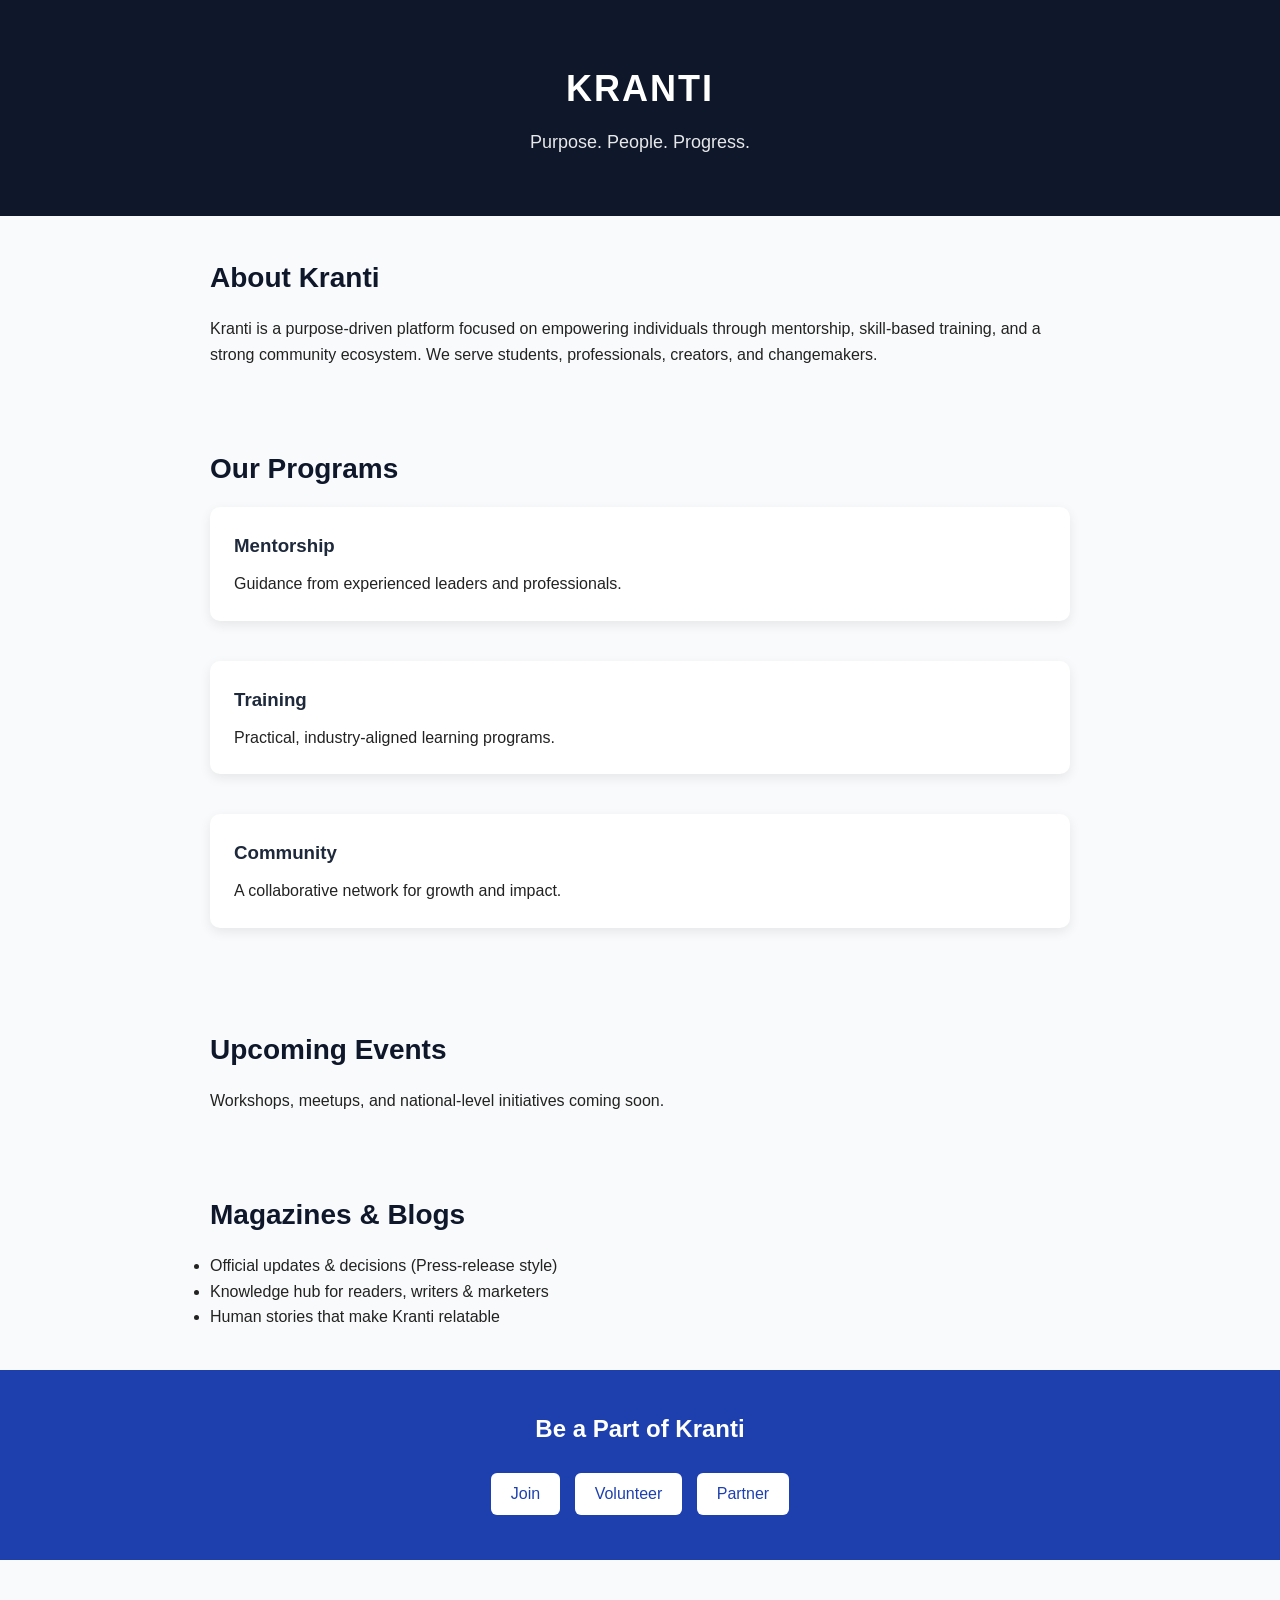
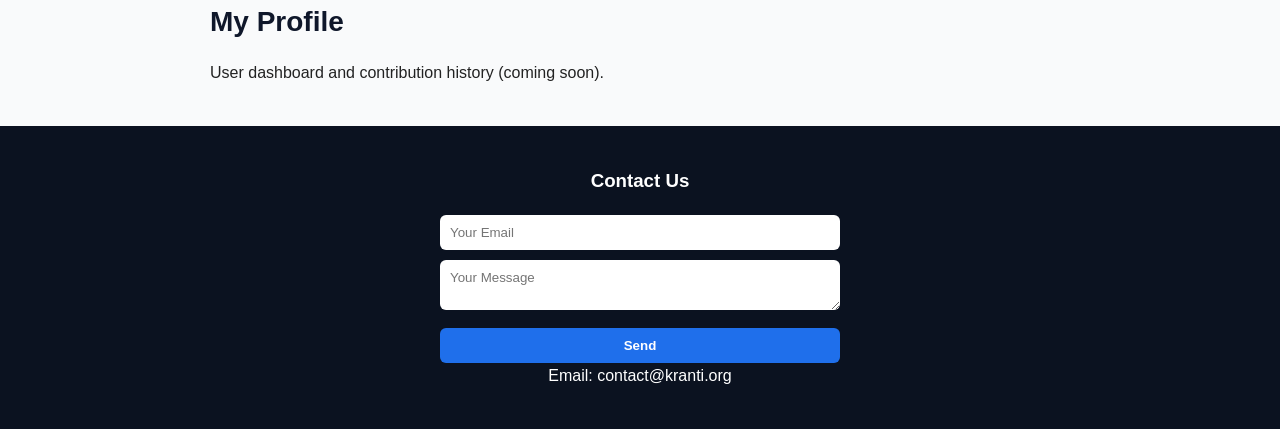
<file: Index.html>
<!DOCTYPE html>
<html lang="en">
<head>
  <meta charset="UTF-8" />
  <meta name="viewport" content="width=device-width, initial-scale=1.0"/>
  <title>Kranti</title>
  <link rel="stylesheet" href="style.css"/>
</head>
<body>

<header class="header">
  <h1>KRANTI</h1>
  <p>Purpose. People. Progress.</p>
</header>

<section class="section">
  <h2>About Kranti</h2>
  <p>
    Kranti is a purpose-driven platform focused on empowering individuals
    through mentorship, skill-based training, and a strong community ecosystem.
    We serve students, professionals, creators, and changemakers.
  </p>
</section>

<section class="section">
  <h2>Our Programs</h2>
  <div class="cards">
    <div class="card">
      <h3>Mentorship</h3>
      <p>Guidance from experienced leaders and professionals.</p>
    </div>
    <div class="card">
      <h3>Training</h3>
      <p>Practical, industry-aligned learning programs.</p>
    </div>
    <div class="card">
      <h3>Community</h3>
      <p>A collaborative network for growth and impact.</p>
    </div>
  </div>
</section>

<section class="section">
  <h2>Upcoming Events</h2>
  <p>Workshops, meetups, and national-level initiatives coming soon.</p>
</section>

<section class="section">
  <h2>Magazines & Blogs</h2>
  <ul>
    <li>Official updates & decisions (Press-release style)</li>
    <li>Knowledge hub for readers, writers & marketers</li>
    <li>Human stories that make Kranti relatable</li>
  </ul>
</section>

<section class="cta">
  <h2>Be a Part of Kranti</h2>
  <button>Join</button>
  <button>Volunteer</button>
  <button>Partner</button>
</section>

<section class="section">
  <h2>My Profile</h2>
  <p>User dashboard and contribution history (coming soon).</p>
</section>

<footer class="footer">
  <h3>Contact Us</h3>
  <form>
    <input type="email" placeholder="Your Email" required />
    <textarea placeholder="Your Message"></textarea>
    <button type="submit">Send</button>
  </form>
  <p>Email: contact@kranti.org</p>
</footer>

</body>
</html>
</file>
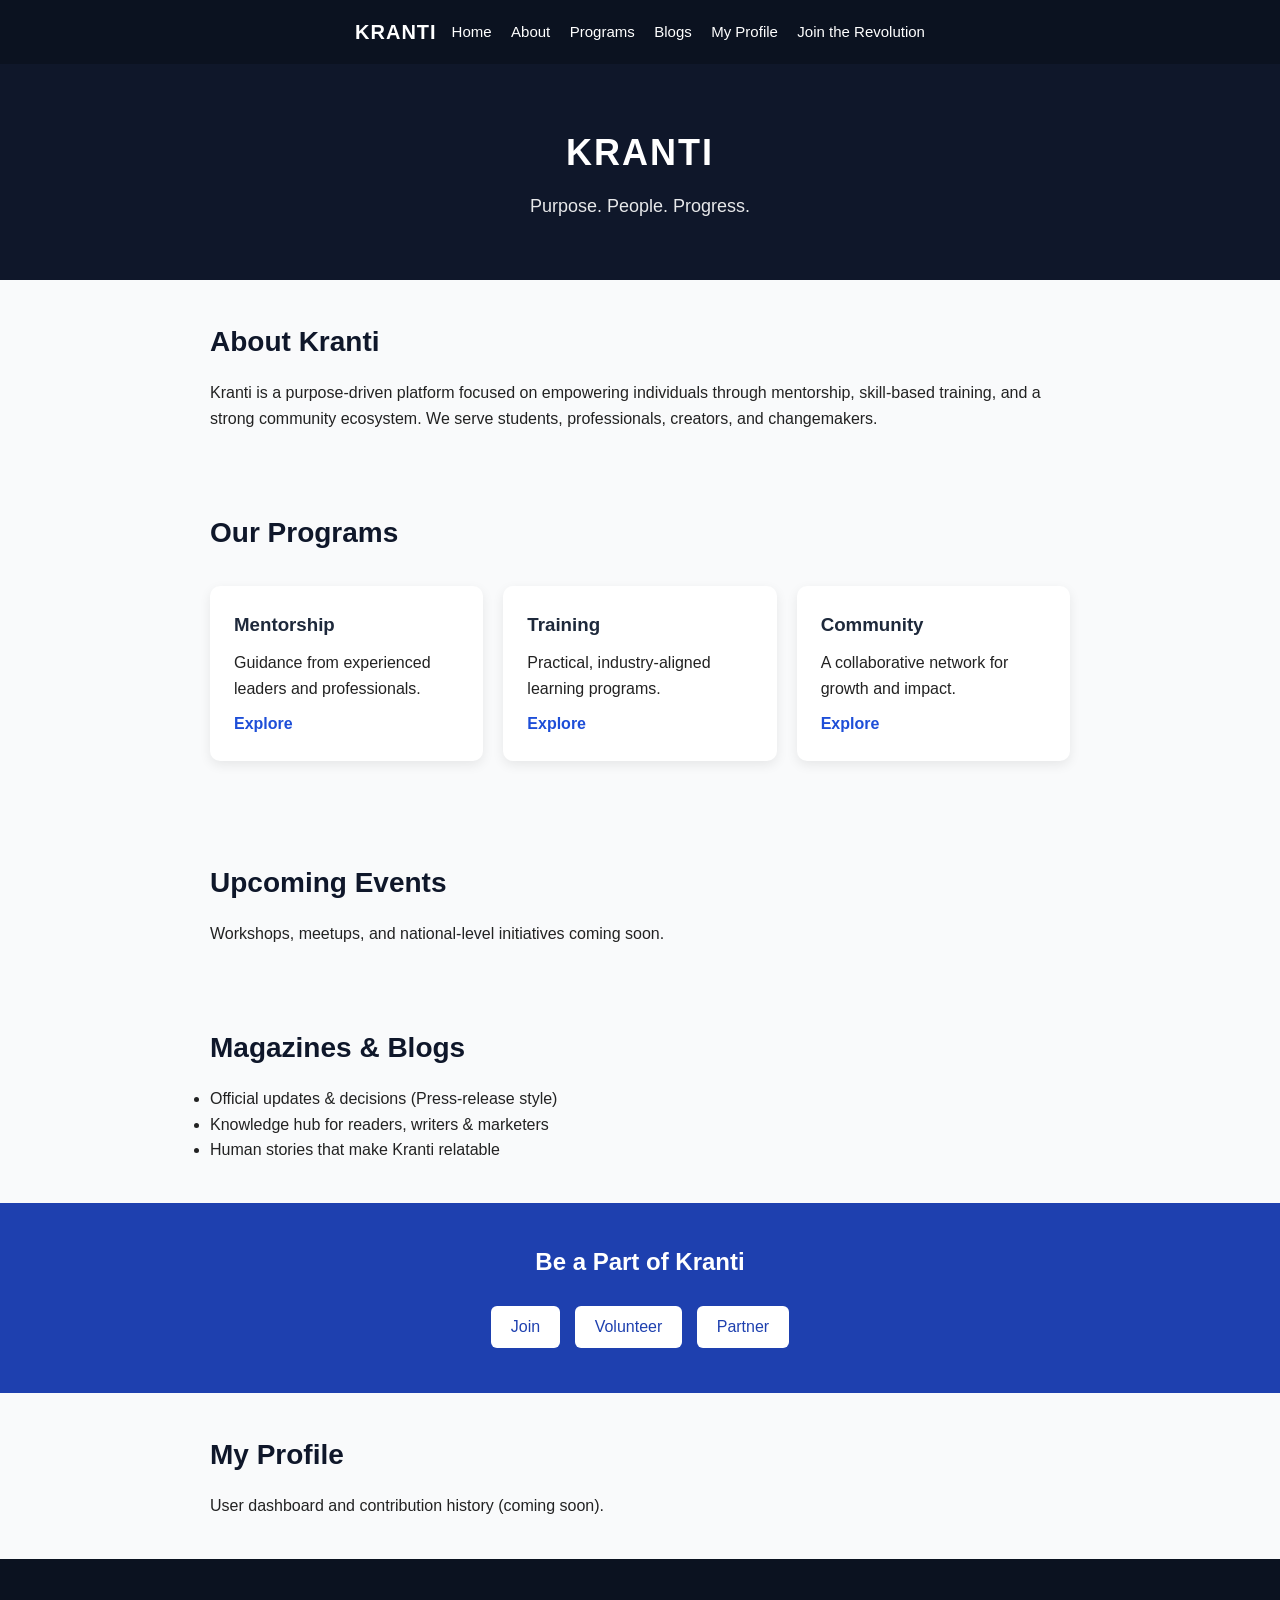
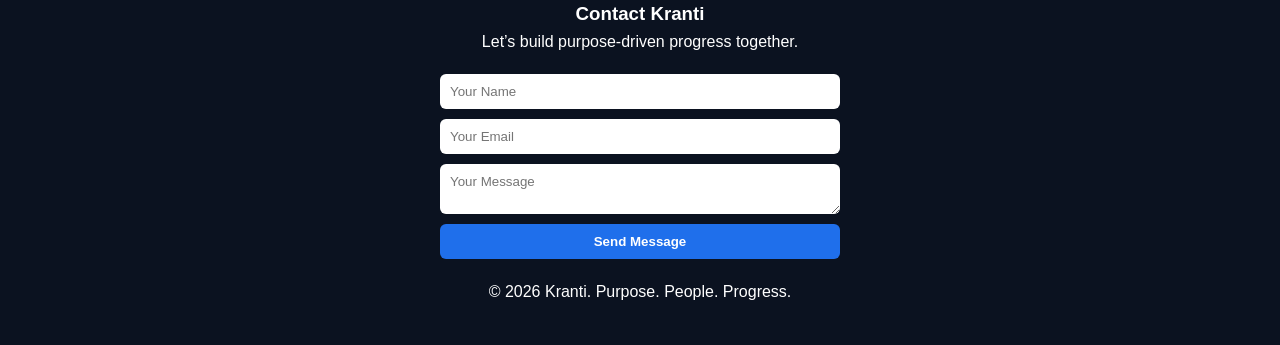
<file: index.html>
<nav class="navbar">
  <div class="nav-container">
    <div class="logo">KRANTI</div>
    <div class="nav-links">
      <a href="index.html">Home</a>
      <a href="about.html">About</a>
      <a href="programs.html">Programs</a>
      <a href="blogs/index.html">Blogs</a>
      <a href="profile.html">My Profile</a>
      <a href="join.html">Join the Revolution</a>
    </div>
  </div>
</nav>
<!DOCTYPE html>
<html lang="en">
<head>
  <meta charset="UTF-8" />
  <meta name="viewport" content="width=device-width, initial-scale=1.0"/>
  <title>Kranti</title>
  <link rel="stylesheet" href="style.css"/>
</head>
<body>

<header class="header">
  <h1>KRANTI</h1>
  <p>Purpose. People. Progress.</p>
</header>

<section class="section">
  <h2>About Kranti</h2>
  <p>
    Kranti is a purpose-driven platform focused on empowering individuals
    through mentorship, skill-based training, and a strong community ecosystem.
    We serve students, professionals, creators, and changemakers.
  </p>
</section>

<section class="section">
  <h2>Our Programs</h2>

  <div class="card-grid">
    <div class="card">
      <h3>Mentorship</h3>
      <p>Guidance from experienced leaders and professionals.</p>
      <a href="programs.html">Explore</a>
    </div>

    <div class="card">
      <h3>Training</h3>
      <p>Practical, industry-aligned learning programs.</p>
      <a href="programs.html">Explore</a>
    </div>

    <div class="card">
      <h3>Community</h3>
      <p>A collaborative network for growth and impact.</p>
      <a href="programs.html">Explore</a>
    </div>
  </div>
</section>
  
<section class="section">
  <h2>Upcoming Events</h2>
  <p>Workshops, meetups, and national-level initiatives coming soon.</p>
</section>

<section class="section">
  <h2>Magazines & Blogs</h2>
  <ul>
    <li>Official updates & decisions (Press-release style)</li>
    <li>Knowledge hub for readers, writers & marketers</li>
    <li>Human stories that make Kranti relatable</li>
  </ul>
</section>

<section class="cta">
  <h2>Be a Part of Kranti</h2>
  <button>Join</button>
  <button>Volunteer</button>
  <button>Partner</button>
</section>

<section class="section">
  <h2>My Profile</h2>
  <p>User dashboard and contribution history (coming soon).</p>
</section>

<footer class="footer">
  <h3>Contact Kranti</h3>
  <p>Let’s build purpose-driven progress together.</p>

  <form>
    <input type="text" placeholder="Your Name" required />
    <input type="email" placeholder="Your Email" required />
    <textarea placeholder="Your Message"></textarea>
    <button type="submit">Send Message</button>
  </form>

  <p style="margin-top:20px;">
    © 2026 Kranti. Purpose. People. Progress.
  </p>
</footer>
</file>
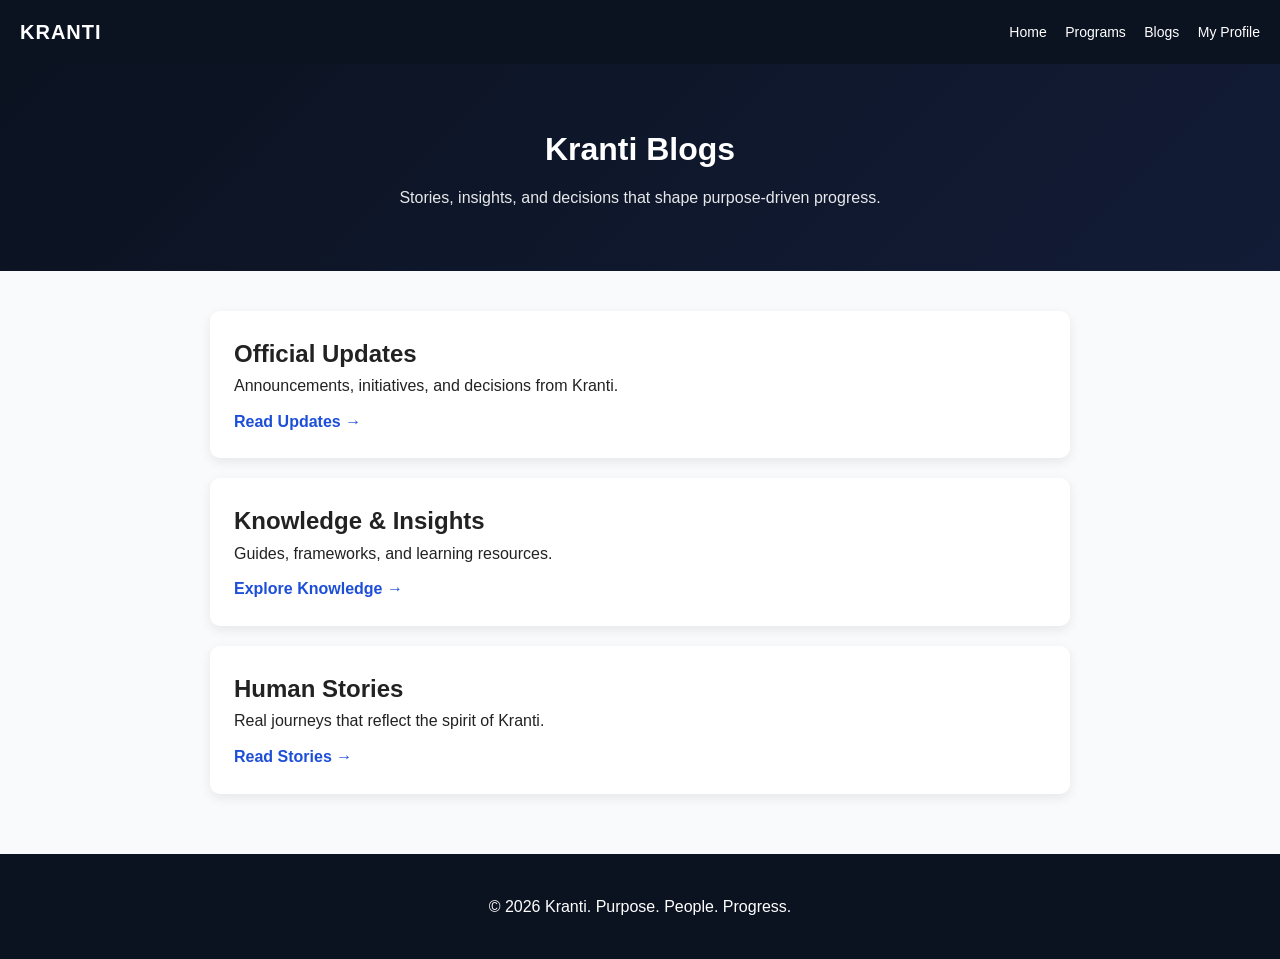
<file: blogs/index.html>
<!DOCTYPE html>
<html lang="en">
<head>
  <meta charset="UTF-8">
  <title>Blogs | Kranti</title>
  <link rel="stylesheet" href="../style.css">
</head>
<body>

<header class="navbar">
  <div class="logo">KRANTI</div>
  <nav>
    <a href="../index.html">Home</a>
    <a href="../programs.html">Programs</a>
    <a href="index.html">Blogs</a>
    <a href="../profile.html">My Profile</a>
  </nav>
</header>

<section class="page-hero">
  <h1>Kranti Blogs</h1>
  <p>Stories, insights, and decisions that shape purpose-driven progress.</p>
</section>

<section class="content-section">

<div class="card">
    <h2>Official Updates</h2>
    <p>Announcements, initiatives, and decisions from Kranti.</p>
    <a href=index.html/blogs/official/krantilaunch.html>Read Updates →</a>  
</div>

  <div class="card">
    <h2>Knowledge & Insights</h2>
    <p>Guides, frameworks, and learning resources.</p>
    <a href="#">Explore Knowledge →</a>
  </div>

  <div class="card">
    <h2>Human Stories</h2>
    <p>Real journeys that reflect the spirit of Kranti.</p>
    <a href="#">Read Stories →</a>
  </div>

</section>

<footer class="footer">
  <p>© 2026 Kranti. Purpose. People. Progress.</p>
</footer>

</body>
</html>
</file>
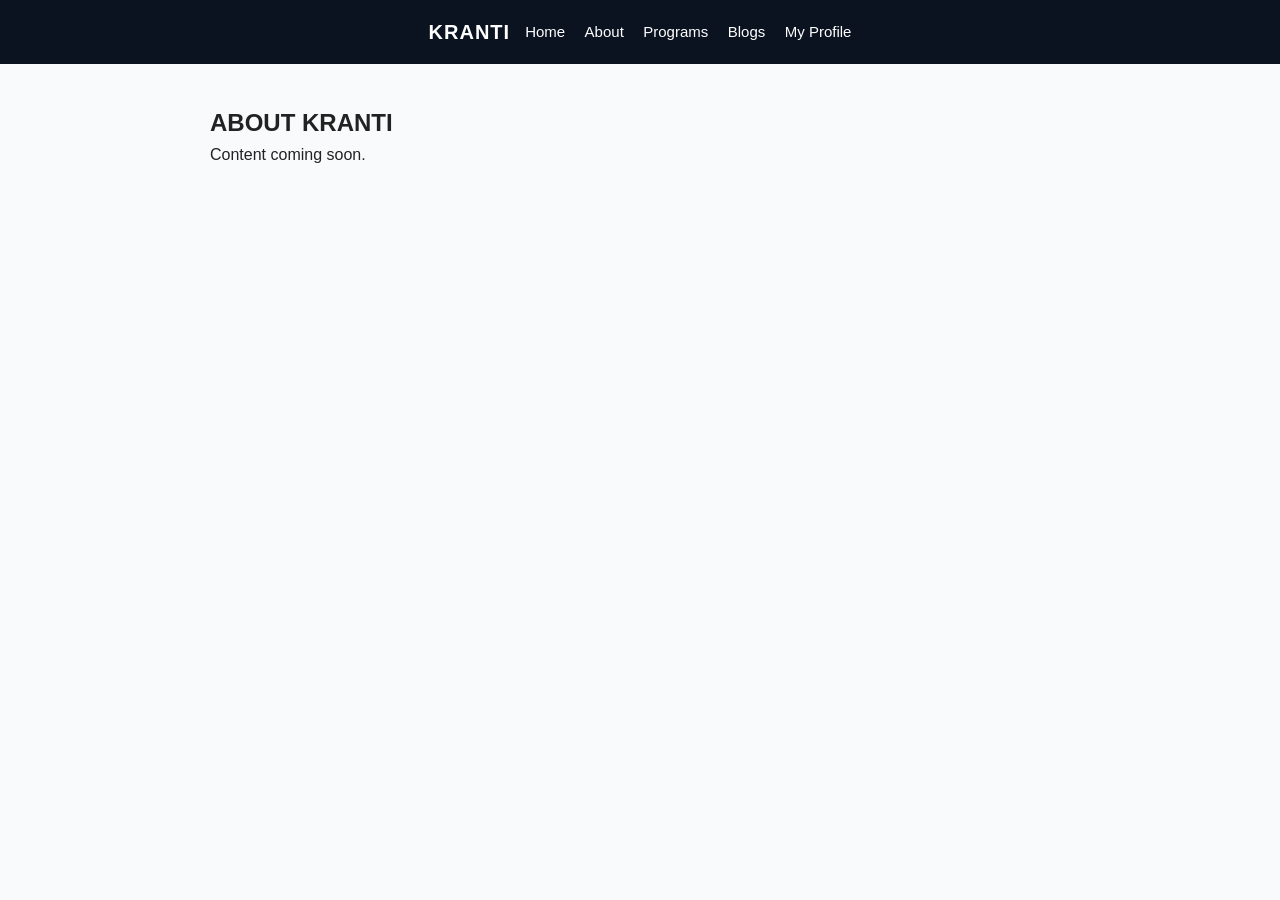
<file: about.html>
<!DOCTYPE html>
<html>
<head>
  <title>Kranti</title>
  <link rel="stylesheet" href="style.css">
</head>
<body>

<nav class="navbar">
  <div class="nav-container">
    <div class="logo">KRANTI</div>
    <div class="nav-links">
      <a href="index.html">Home</a>
      <a href="about.html">About</a>
      <a href="programs.html">Programs</a>
      <a href="blogs.html">Blogs</a>
      <a href="profile.html">My Profile</a>
    </div>
  </div>
</nav>

<section class="section">
  <h1>ABOUT KRANTI</h1>
  <p>Content coming soon.</p>
</section>

</body>
</html>
</file>
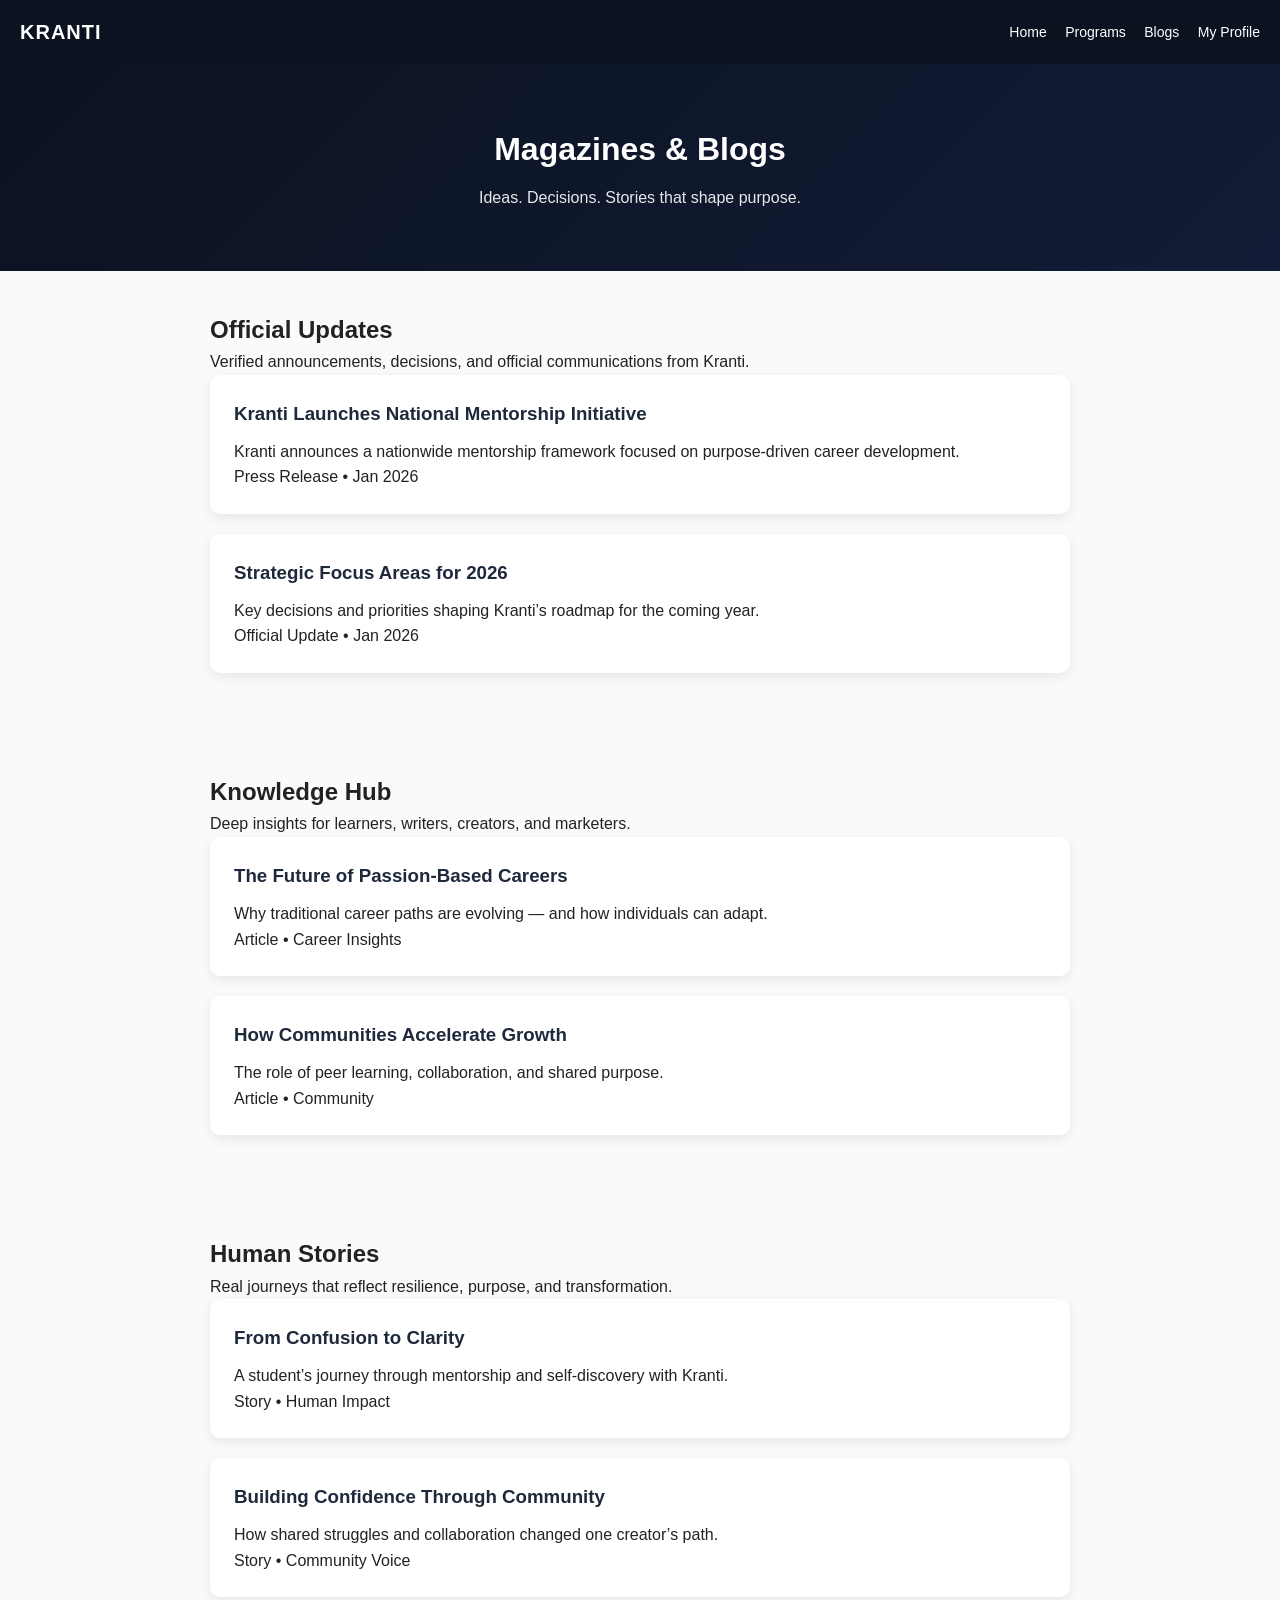
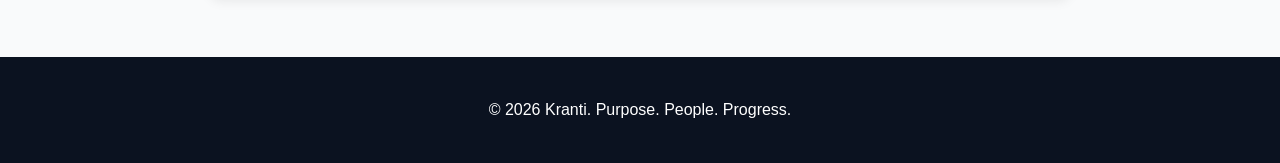
<file: blogs.html>
<!DOCTYPE html>
<html lang="en">
<head>
  <meta charset="UTF-8" />
  <meta name="viewport" content="width=device-width, initial-scale=1.0"/>
  <title>Blogs & Magazines | Kranti</title>
  <link rel="stylesheet" href="style.css">
</head>
<body>

<header class="navbar">
  <div class="logo">KRANTI</div>
  <nav>
    <a href="index.html">Home</a>
    <a href="programs.html">Programs</a>
    <a href="blogs.html">Blogs</a>
    <a href="profile.html">My Profile</a>
  </nav>
</header>

<section class="page-hero">
  <h1>Magazines & Blogs</h1>
  <p>Ideas. Decisions. Stories that shape purpose.</p>
</section>

<section class="content-section">
  <h2>Official Updates</h2>
  <p class="section-desc">
    Verified announcements, decisions, and official communications from Kranti.
  </p>

  <article class="card">
    <h3>Kranti Launches National Mentorship Initiative</h3>
    <p>
      Kranti announces a nationwide mentorship framework focused on
      purpose-driven career development.
    </p>
    <span class="meta">Press Release • Jan 2026</span>
  </article>

  <article class="card">
    <h3>Strategic Focus Areas for 2026</h3>
    <p>
      Key decisions and priorities shaping Kranti’s roadmap for the coming year.
    </p>
    <span class="meta">Official Update • Jan 2026</span>
  </article>
</section>

<section class="content-section alt">
  <h2>Knowledge Hub</h2>
  <p class="section-desc">
    Deep insights for learners, writers, creators, and marketers.
  </p>

  <article class="card">
    <h3>The Future of Passion-Based Careers</h3>
    <p>
      Why traditional career paths are evolving — and how individuals can adapt.
    </p>
    <span class="meta">Article • Career Insights</span>
  </article>

  <article class="card">
    <h3>How Communities Accelerate Growth</h3>
    <p>
      The role of peer learning, collaboration, and shared purpose.
    </p>
    <span class="meta">Article • Community</span>
  </article>
</section>

<section class="content-section">
  <h2>Human Stories</h2>
  <p class="section-desc">
    Real journeys that reflect resilience, purpose, and transformation.
  </p>

  <article class="card">
    <h3>From Confusion to Clarity</h3>
    <p>
      A student’s journey through mentorship and self-discovery with Kranti.
    </p>
    <span class="meta">Story • Human Impact</span>
  </article>

  <article class="card">
    <h3>Building Confidence Through Community</h3>
    <p>
      How shared struggles and collaboration changed one creator’s path.
    </p>
    <span class="meta">Story • Community Voice</span>
  </article>
</section>

<footer class="footer">
  <p>© 2026 Kranti. Purpose. People. Progress.</p>
</footer>

</body>
</html>
</file>
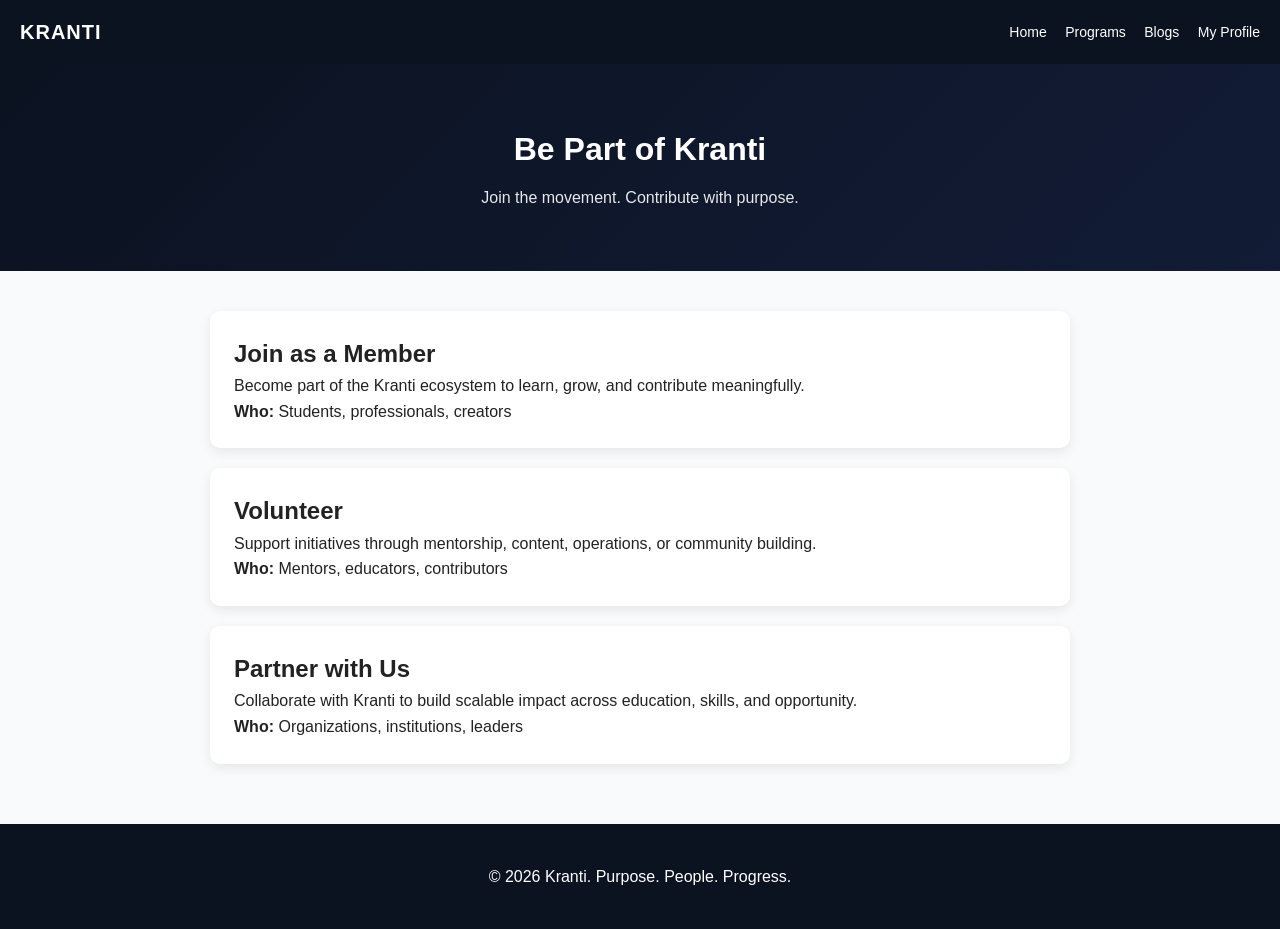
<file: join.html>
<!DOCTYPE html>
<html lang="en">
<head>
  <meta charset="UTF-8" />
  <meta name="viewport" content="width=device-width, initial-scale=1.0"/>
  <title>Join Kranti</title>
  <link rel="stylesheet" href="style.css">
</head>
<body>

<header class="navbar">
  <div class="logo">KRANTI</div>
  <nav>
    <a href="index.html">Home</a>
    <a href="programs.html">Programs</a>
    <a href="blogs.html">Blogs</a>
    <a href="profile.html">My Profile</a>
  </nav>
</header>

<section class="page-hero">
  <h1>Be Part of Kranti</h1>
  <p>Join the movement. Contribute with purpose.</p>
</section>

<section class="content-section">
  <div class="card">
    <h2>Join as a Member</h2>
    <p>
      Become part of the Kranti ecosystem to learn, grow, and contribute
      meaningfully.
    </p>
    <p><strong>Who:</strong> Students, professionals, creators</p>
  </div>

  <div class="card">
    <h2>Volunteer</h2>
    <p>
      Support initiatives through mentorship, content, operations,
      or community building.
    </p>
    <p><strong>Who:</strong> Mentors, educators, contributors</p>
  </div>

  <div class="card">
    <h2>Partner with Us</h2>
    <p>
      Collaborate with Kranti to build scalable impact across education,
      skills, and opportunity.
    </p>
    <p><strong>Who:</strong> Organizations, institutions, leaders</p>
  </div>
</section>

<footer class="footer">
  <p>© 2026 Kranti. Purpose. People. Progress.</p>
</footer>

</body>
</html>
</file>
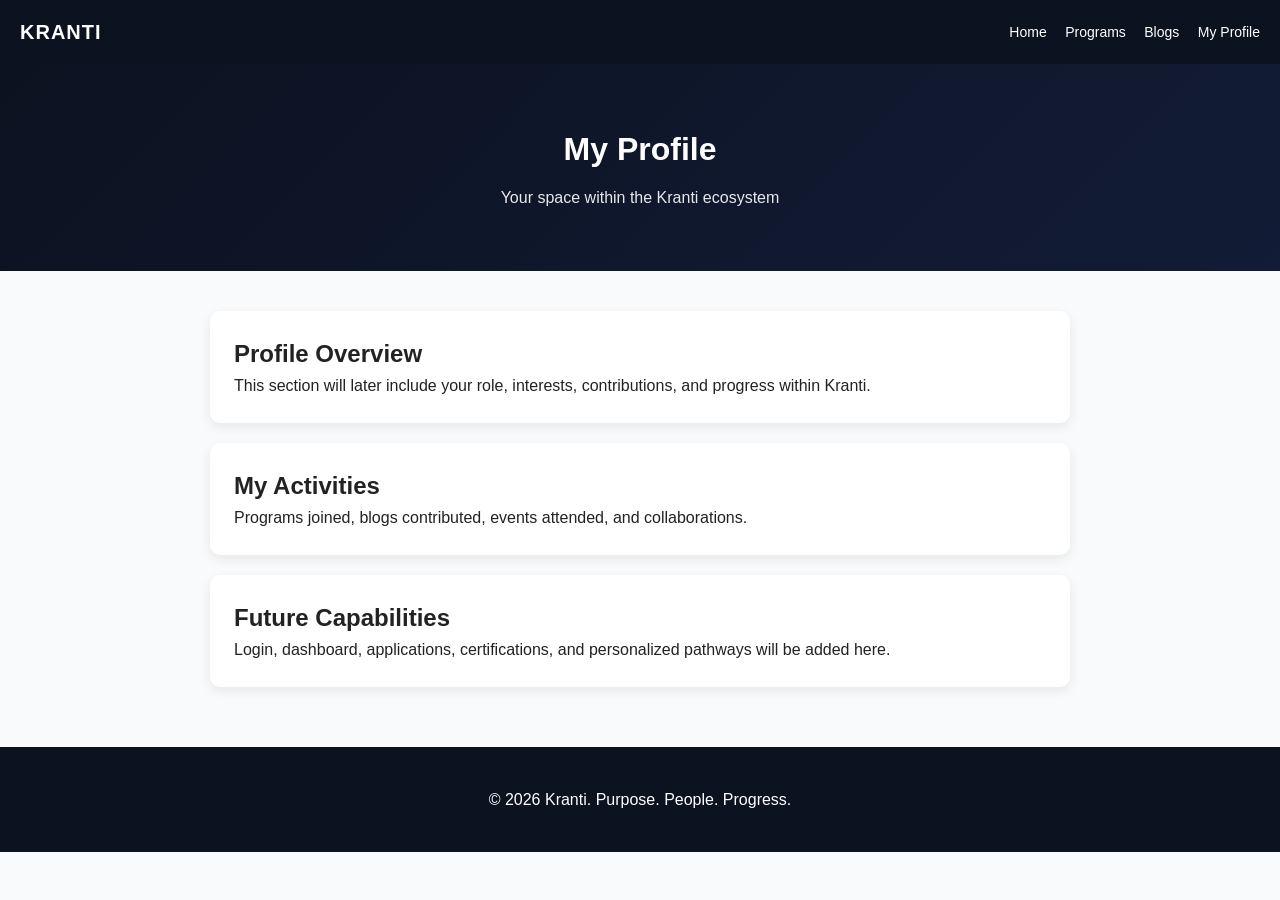
<file: profile.html>
<!DOCTYPE html>
<html lang="en">
<head>
  <meta charset="UTF-8" />
  <meta name="viewport" content="width=device-width, initial-scale=1.0"/>
  <title>My Profile | Kranti</title>
  <link rel="stylesheet" href="style.css">
</head>
<body>

<header class="navbar">
  <div class="logo">KRANTI</div>
  <nav>
    <a href="index.html">Home</a>
    <a href="programs.html">Programs</a>
    <a href="blogs.html">Blogs</a>
    <a href="profile.html">My Profile</a>
  </nav>
</header>

<section class="page-hero">
  <h1>My Profile</h1>
  <p>Your space within the Kranti ecosystem</p>
</section>

<section class="content-section">
  <div class="card">
    <h2>Profile Overview</h2>
    <p>
      This section will later include your role, interests,
      contributions, and progress within Kranti.
    </p>
  </div>

  <div class="card">
    <h2>My Activities</h2>
    <p>
      Programs joined, blogs contributed, events attended,
      and collaborations.
    </p>
  </div>

  <div class="card">
    <h2>Future Capabilities</h2>
    <p>
      Login, dashboard, applications, certifications, and personalized
      pathways will be added here.
    </p>
  </div>
</section>

<footer class="footer">
  <p>© 2026 Kranti. Purpose. People. Progress.</p>
</footer>

</body>
</html>
</file>
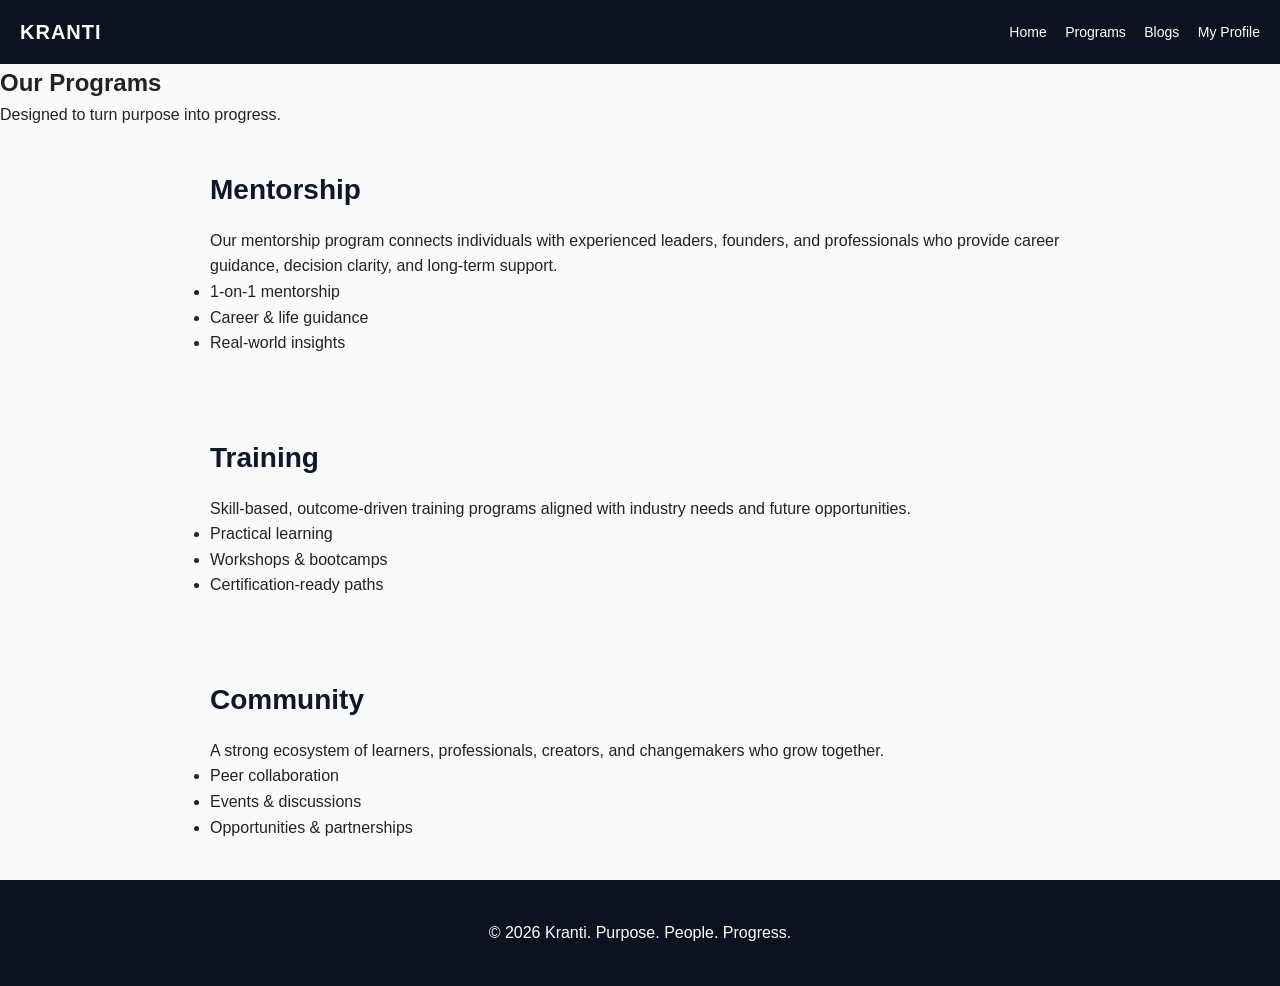
<file: programs.html>
<!DOCTYPE html>
<html lang="en">
<head>
  <meta charset="UTF-8">
  <title>Programs | Kranti</title>
  <link rel="stylesheet" href="style.css">
</head>
<body>

<header class="navbar">
  <div class="logo">KRANTI</div>
  <nav>
    <a href="index.html">Home</a>
    <a href="programs.html">Programs</a>
    <a href="#">Blogs</a>
    <a href="#">My Profile</a>
  </nav>
</header>

<section class="hero">
  <h1>Our Programs</h1>
  <p>Designed to turn purpose into progress.</p>
</section>

<section class="section">
  <h2>Mentorship</h2>
  <p>
    Our mentorship program connects individuals with experienced leaders,
    founders, and professionals who provide career guidance, decision clarity,
    and long-term support.
  </p>
  <ul>
    <li>1-on-1 mentorship</li>
    <li>Career & life guidance</li>
    <li>Real-world insights</li>
  </ul>
</section>

<section class="section">
  <h2>Training</h2>
  <p>
    Skill-based, outcome-driven training programs aligned with industry needs
    and future opportunities.
  </p>
  <ul>
    <li>Practical learning</li>
    <li>Workshops & bootcamps</li>
    <li>Certification-ready paths</li>
  </ul>
</section>

<section class="section">
  <h2>Community</h2>
  <p>
    A strong ecosystem of learners, professionals, creators, and changemakers
    who grow together.
  </p>
  <ul>
    <li>Peer collaboration</li>
    <li>Events & discussions</li>
    <li>Opportunities & partnerships</li>
  </ul>
</section>

<footer class="footer">
  <p>© 2026 Kranti. Purpose. People. Progress.</p>
</footer>

</body>
</html>
</file>
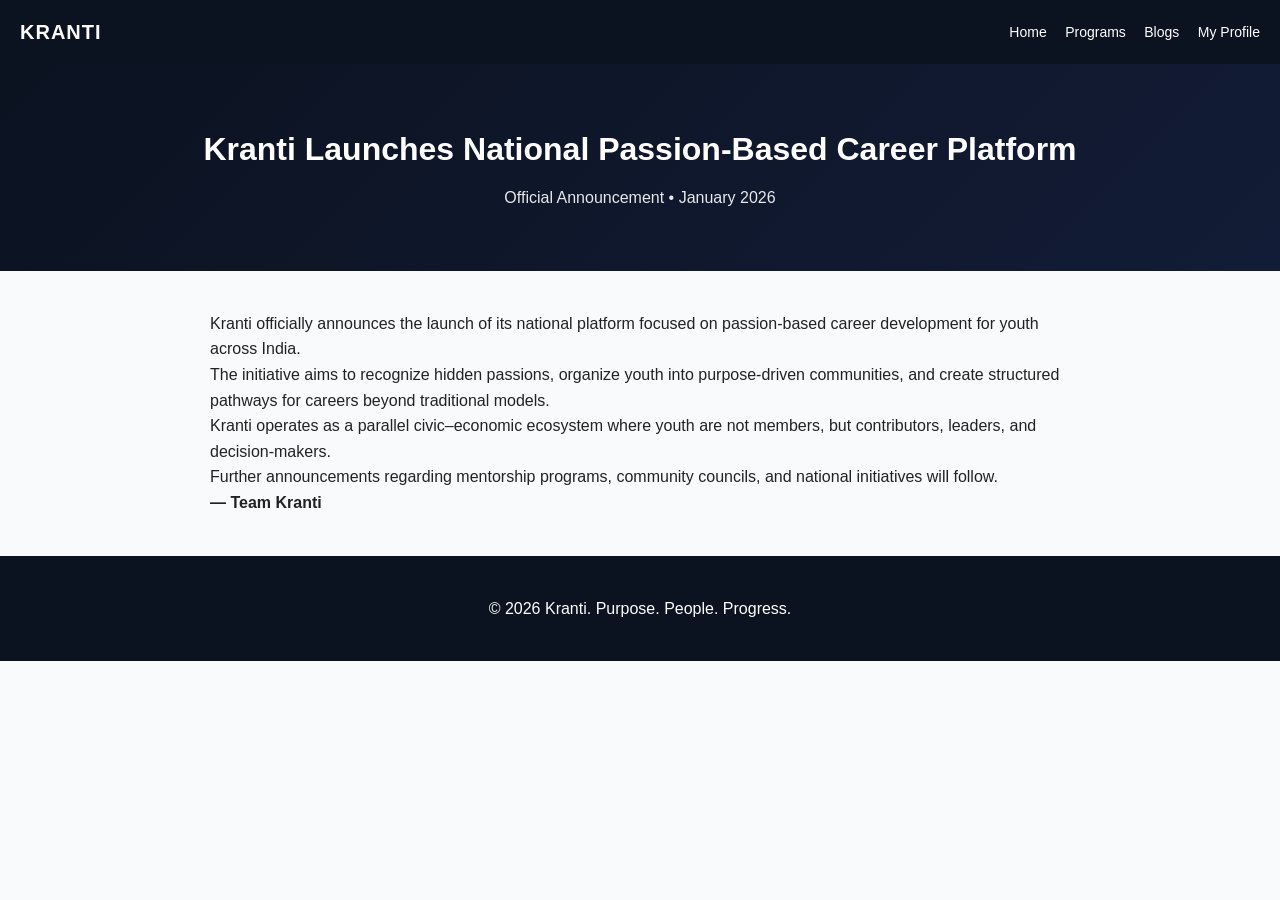
<file: blogs/official/kranti-launch.html>
<!DOCTYPE html>
<html lang="en">
<head>
  <meta charset="UTF-8">
  <title>Kranti Launch Announcement</title>
  <link rel="stylesheet" href="../../style.css">
</head>
<body>

<header class="navbar">
  <div class="logo">KRANTI</div>
  <nav>
    <a href="../../index.html">Home</a>
    <a href="../../programs.html">Programs</a>
    <a href="../index.html">Blogs</a>
    <a href="../../profile.html">My Profile</a>
  </nav>
</header>

<section class="page-hero">
  <h1>Kranti Launches National Passion-Based Career Platform</h1>
  <p>Official Announcement • January 2026</p>
</section>

<section class="content-section">
  <p>
    Kranti officially announces the launch of its national platform focused on
    passion-based career development for youth across India.
  </p>

  <p>
    The initiative aims to recognize hidden passions, organize youth into
    purpose-driven communities, and create structured pathways for careers
    beyond traditional models.
  </p>

  <p>
    Kranti operates as a parallel civic–economic ecosystem where youth are not
    members, but contributors, leaders, and decision-makers.
  </p>

  <p>
    Further announcements regarding mentorship programs, community councils,
    and national initiatives will follow.
  </p>

  <p><strong>— Team Kranti</strong></p>
</section>

<footer class="footer">
  <p>© 2026 Kranti. Purpose. People. Progress.</p>
</footer>

</body>
</html>
</file>
<file: style.css>
/* Navbar */
.navbar {
  background: #020617;
  padding: 15px 20px;
}

.nav-container {
  max-width: 1000px;
  margin: auto;
  display: flex;
  justify-content: space-between;
  align-items: center;
}

.logo {
  color: white;
  font-weight: bold;
  font-size: 20px;
  letter-spacing: 2px;
}

.nav-links a {
  color: white;
  margin-left: 15px;
  text-decoration: none;
  font-size: 15px;
}

.nav-links a:hover {
  text-decoration: underline;
}
* {
  margin: 0;
  padding: 0;
  box-sizing: border-box;
  font-family: Arial, Helvetica, sans-serif;
}

body {
  line-height: 1.6;
  background: #f9fafb;
  color: #222;
}

/* Header */
.header {
  background: #0f172a;
  color: #ffffff;
  padding: 60px 20px;
  text-align: center;
}

.header h1 {
  font-size: 36px;
  letter-spacing: 2px;
}

.header p {
  margin-top: 10px;
  font-size: 18px;
  opacity: 0.9;
}

/* Sections */
.section {
  padding: 40px 20px;
  max-width: 900px;
  margin: auto;
}

.section h2 {
  font-size: 28px;
  margin-bottom: 15px;
  color: #0f172a;
}

/* Cards */
.cards {
  display: grid;
  grid-template-columns: 1fr;
  gap: 20px;
}

.card {
  background: #ffffff;
  padding: 20px;
  border-radius: 8px;
  box-shadow: 0 4px 10px rgba(0,0,0,0.08);
}

.card h3 {
  margin-bottom: 10px;
  color: #1e293b;
}

/* CTA */
.cta {
  background: #1e40af;
  color: #ffffff;
  text-align: center;
  padding: 40px 20px;
}

.cta h2 {
  margin-bottom: 20px;
}

.cta button {
  background: #ffffff;
  color: #1e40af;
  border: none;
  padding: 12px 20px;
  margin: 5px;
  border-radius: 6px;
  font-size: 16px;
}

/* Footer */
.footer {
  background: #0f172a;
  color: #ffffff;
  padding: 40px 20px;
  text-align: center;
}

.footer form {
  max-width: 400px;
  margin: auto;
}

.footer input,
.footer textarea {
  width: 100%;
  padding: 10px;
  margin-bottom: 10px;
  border-radius: 4px;
  border: none;
}

.footer button {
  width: 100%;
  padding: 10px;
  background: #1e40af;
  color: white;
  border: none;
  border-radius: 4px;
}
/* Program Cards */
.card-grid {
  display: grid;
  grid-template-columns: repeat(auto-fit, minmax(250px, 1fr));
  gap: 20px;
  margin-top: 30px;
}

.card {
  background: #f8fafc;
  padding: 20px;
  border-radius: 12px;
  box-shadow: 0 4px 12px rgba(0,0,0,0.08);
}

.card h3 {
  margin-top: 0;
}

.card a {
  display: inline-block;
  margin-top: 10px;
  color: #1d4ed8;
  text-decoration: none;
  font-weight: bold;
}
/* --- NAVBAR --- */
.navbar {
  background: #0b1220;
  color: #ffffff;
  padding: 16px 20px;
  display: flex;
  justify-content: space-between;
  align-items: center;
}

.navbar .logo {
  font-size: 20px;
  font-weight: bold;
  letter-spacing: 1px;
}

.navbar nav a {
  color: #ffffff;
  margin-left: 14px;
  text-decoration: none;
  font-size: 14px;
}

.navbar nav a:hover {
  text-decoration: underline;
}

/* --- HERO --- */
.page-hero {
  background: linear-gradient(135deg, #0b1220, #121c36);
  color: #ffffff;
  padding: 60px 20px;
  text-align: center;
}

.page-hero h1 {
  font-size: 32px;
  margin-bottom: 10px;
}

.page-hero p {
  font-size: 16px;
  opacity: 0.9;
}

/* --- CONTENT --- */
.content-section {
  padding: 40px 20px;
  max-width: 900px;
  margin: auto;
}

.card {
  background: #ffffff;
  border-radius: 10px;
  padding: 24px;
  margin-bottom: 20px;
  box-shadow: 0 4px 12px rgba(0,0,0,0.08);
}

/* --- FOOTER --- */
.footer {
  background: #0b1220;
  color: #ffffff;
  padding: 40px 20px;
  text-align: center;
}

.footer form {
  max-width: 400px;
  margin: 20px auto 0;
}

.footer input,
.footer textarea {
  width: 100%;
  padding: 10px;
  margin-bottom: 10px;
  border-radius: 6px;
  border: none;
}

.footer button {
  width: 100%;
  padding: 10px;
  background: #1f6feb;
  color: #ffffff;
  border: none;
  border-radius: 6px;
  font-weight: bold;
}
</file>
